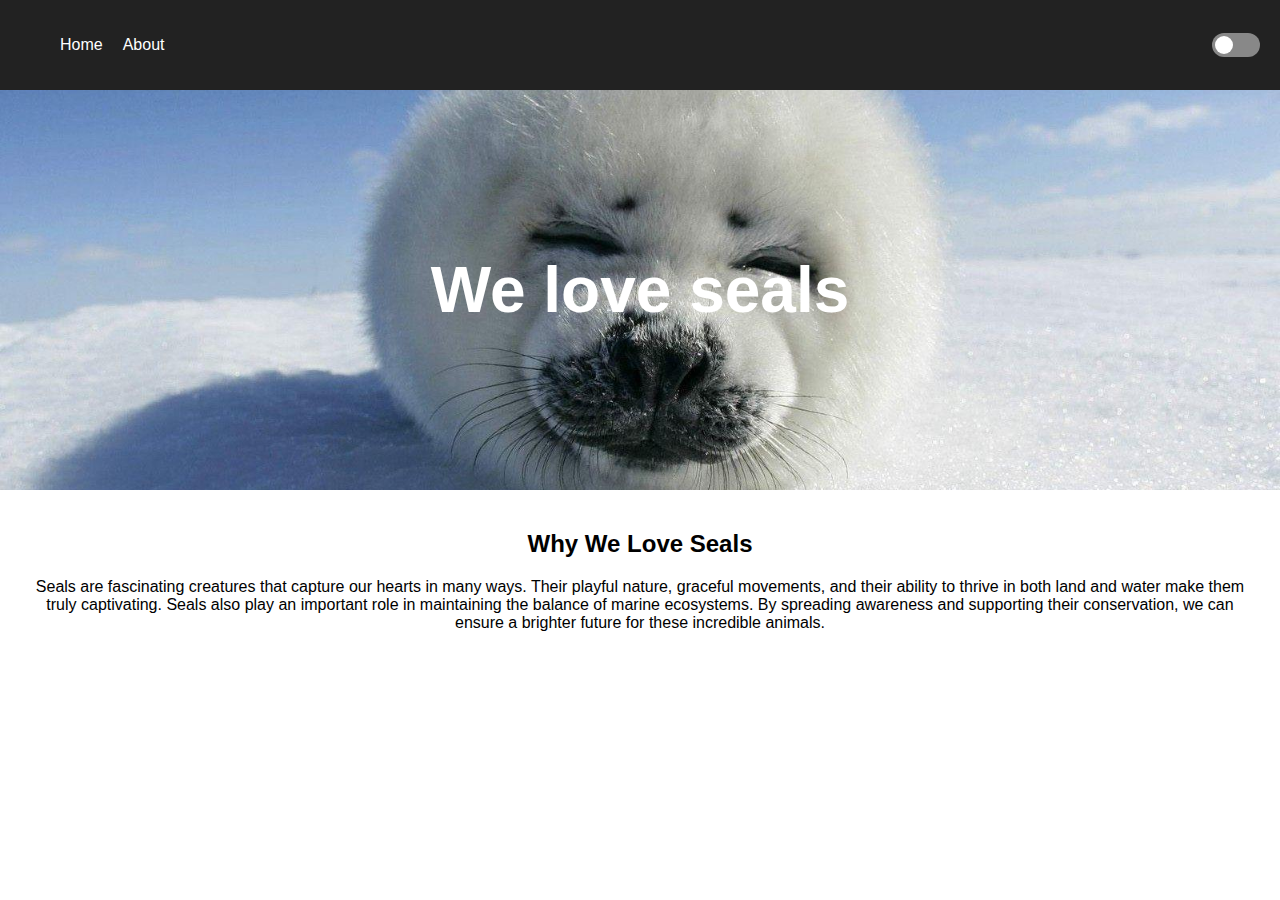
<file: index.html>
<!DOCTYPE html>
<html lang="en">

<head>
  <meta charset="UTF-8">
  <meta name="viewport" content="width=device-width, initial-scale=1.0">
  <link rel="stylesheet" href="styles.css">
  <title>Seals Website</title>
  <style>
    .hero-section {
      background-image: url('seal-background.jpg');
      background-size: cover;
      background-position: center;
      min-height: 400px;
      display: flex;
      align-items: center;
      justify-content: center;
      text-align: center;
    }

    .hero-text {
      color: #fff;
      font-size: 32px;
    }

    .why-love-seals {
      padding: 20px;
      text-align: center;
    }
  </style>
</head>

<body>
  <header>
    <nav>
      <ul>
        <li><a href="index.html">Home</a></li>
        <li><a href="about.html">About</a></li>
      </ul>
      <div class="dark-mode-toggle">
        <input type="checkbox" id="dark-mode-checkbox">
        <label for="dark-mode-checkbox"></label>
      </div>
    </nav>
  </header>

  <main>
    <section class="hero-section">
      <div class="hero-text">
        <h1>We love seals</h1>
      </div>
    </section>

    <section class="why-love-seals">
      <h2>Why We Love Seals</h2>
      <p>Seals are fascinating creatures that capture our hearts in many ways. Their playful nature, graceful movements,
        and their ability to thrive in both land and water make them truly captivating. Seals also play an important
        role in maintaining the balance of marine ecosystems. By spreading awareness and supporting their conservation,
        we can ensure a brighter future for these incredible animals.</p>
    </section>

    <!-- Additional content goes here -->
  </main>

  <script src="script.js"></script>
</body>

</html>
</file>
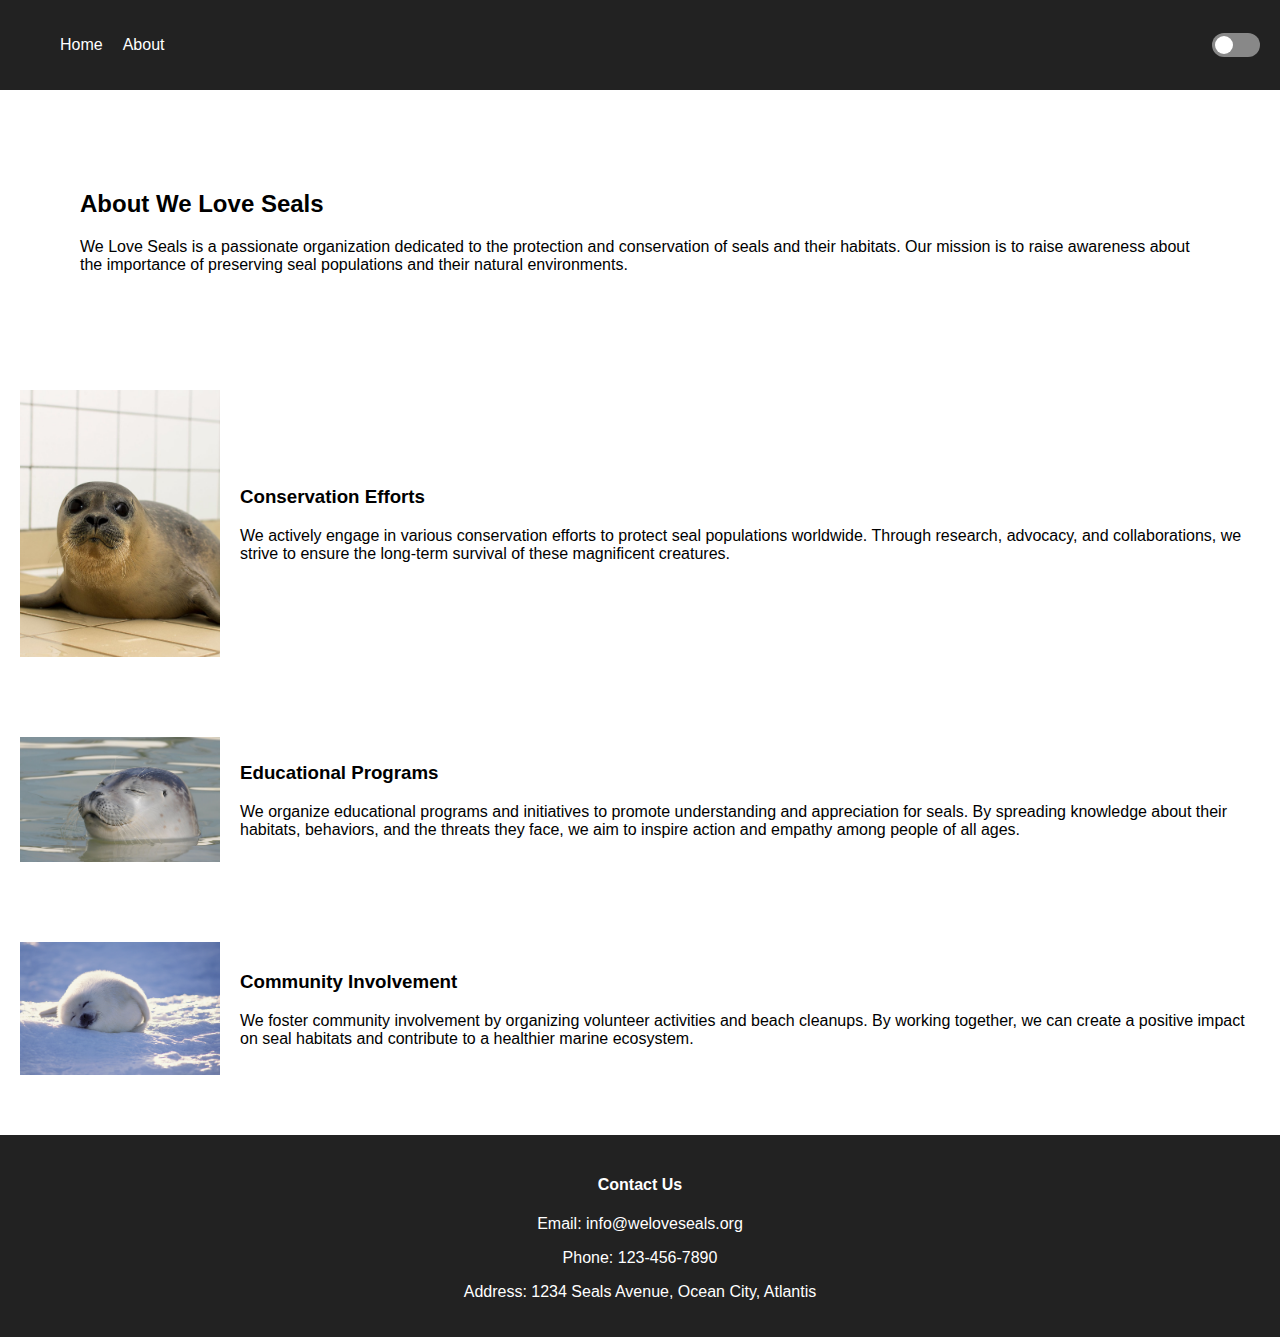
<file: about.html>
<!DOCTYPE html>
<html lang="en">

<head>
  <meta charset="UTF-8">
  <meta name="viewport" content="width=device-width, initial-scale=1.0">
  <link rel="stylesheet" href="styles.css">
  <title>About - We Love Seals</title>
  <style>
    .topic {
      display: flex;
      align-items: center;
      margin-bottom: 40px;
      padding: 20px;
    }

    .topic img {
      width: 200px;
      margin-right: 20px;
    }

    .footer {
      background-color: #222;
      color: #fff;
      padding: 20px;
      text-align: center;
    }
  </style>
</head>

<body>
  <header>
    <nav>
      <ul>
        <li><a href="index.html">Home</a></li>
        <li><a href="about.html">About</a></li>
      </ul>
      <div class="dark-mode-toggle">
        <input type="checkbox" id="dark-mode-checkbox">
        <label for="dark-mode-checkbox"></label>
      </div>
    </nav>
  </header>

  <main>
    <section class="secseal">
      <h2>About We Love Seals</h2>
      <p>We Love Seals is a passionate organization dedicated to the protection and conservation of seals and their
        habitats. Our mission is to raise awareness about the importance of preserving seal populations and their
        natural environments.</p>
    </section>

    <section class="topic">
      <img src="seal-topic-1.jpg" alt="Seal Topic 1">
      <div>
        <h3>Conservation Efforts</h3>
        <p>We actively engage in various conservation efforts to protect seal populations worldwide. Through research,
          advocacy, and collaborations, we strive to ensure the long-term survival of these magnificent creatures.</p>
      </div>
    </section>

    <section class="topic">
      <img src="seal-topic-2.jpg" alt="Seal Topic 2">
      <div>
        <h3>Educational Programs</h3>
        <p>We organize educational programs and initiatives to promote understanding and appreciation for seals. By
          spreading knowledge about their habitats, behaviors, and the threats they face, we aim to inspire action and
          empathy among people of all ages.</p>
      </div>
    </section>

    <section class="topic">
      <img src="seal-topic-3.jpg" alt="Seal Topic 3">
      <div>
        <h3>Community Involvement</h3>
        <p>We foster community involvement by organizing volunteer activities and beach cleanups. By working together,
          we can create a positive impact on seal habitats and contribute to a healthier marine ecosystem.</p>
      </div>
    </section>
  </main>

  <footer class="footer">
    <h4>Contact Us</h4>
    <p>Email: info@weloveseals.org</p>
    <p>Phone: 123-456-7890</p>
    <p>Address: 1234 Seals Avenue, Ocean City, Atlantis</p>
  </footer>

  <script src="script.js"></script>
</body>

</html>
</file>
<file: styles.css>
/* Global Styles */
body {
  font-family: Arial, sans-serif;
  margin: 0;
  padding: 0;
  transition: background-color 0.3s ease;
}

header {
  background-color: #222;
  padding: 20px;
  color: #fff;
}

nav {
  display: flex;
  align-items: center;
  justify-content: space-between;
}

nav ul {
  list-style: none;
  display: flex;
}

nav ul li {
  margin-right: 20px;
}

nav ul li a {
  color: #fff;
  text-decoration: none;
}

/* Dark Mode Styles */
body.dark-mode {
  background-color: #222;
  color: #fff;
}

header.dark-mode {
  background-color: #111;
}

nav.dark-mode ul li a {
  color: #fff;
}

/* Dark Mode Toggle Button Styles */
.dark-mode-toggle {
  display: inline-block;
  position: relative;
  width: 48px;
  height: 24px;
}

.dark-mode-toggle input[type="checkbox"] {
  display: none;
}

.dark-mode-toggle label {
  position: absolute;
  top: 0;
  left: 0;
  width: 100%;
  height: 100%;
  background-color: #888;
  border-radius: 12px;
  cursor: pointer;
  transition: background-color 0.3s ease;
}

.dark-mode-toggle label:before {
  content: "";
  position: absolute;
  top: 3px;
  left: 3px;
  width: 18px;
  height: 18px;
  background-color: #fff;
  border-radius: 50%;
  transition: transform 0.3s ease;
}

.dark-mode-toggle input[type="checkbox"]:checked + label {
  background-color: #4e93ff;
}

.dark-mode-toggle input[type="checkbox"]:checked + label:before {
  transform: translateX(24px);
}

.secseal, .topic {
  padding: 5rem;
}
</file>
